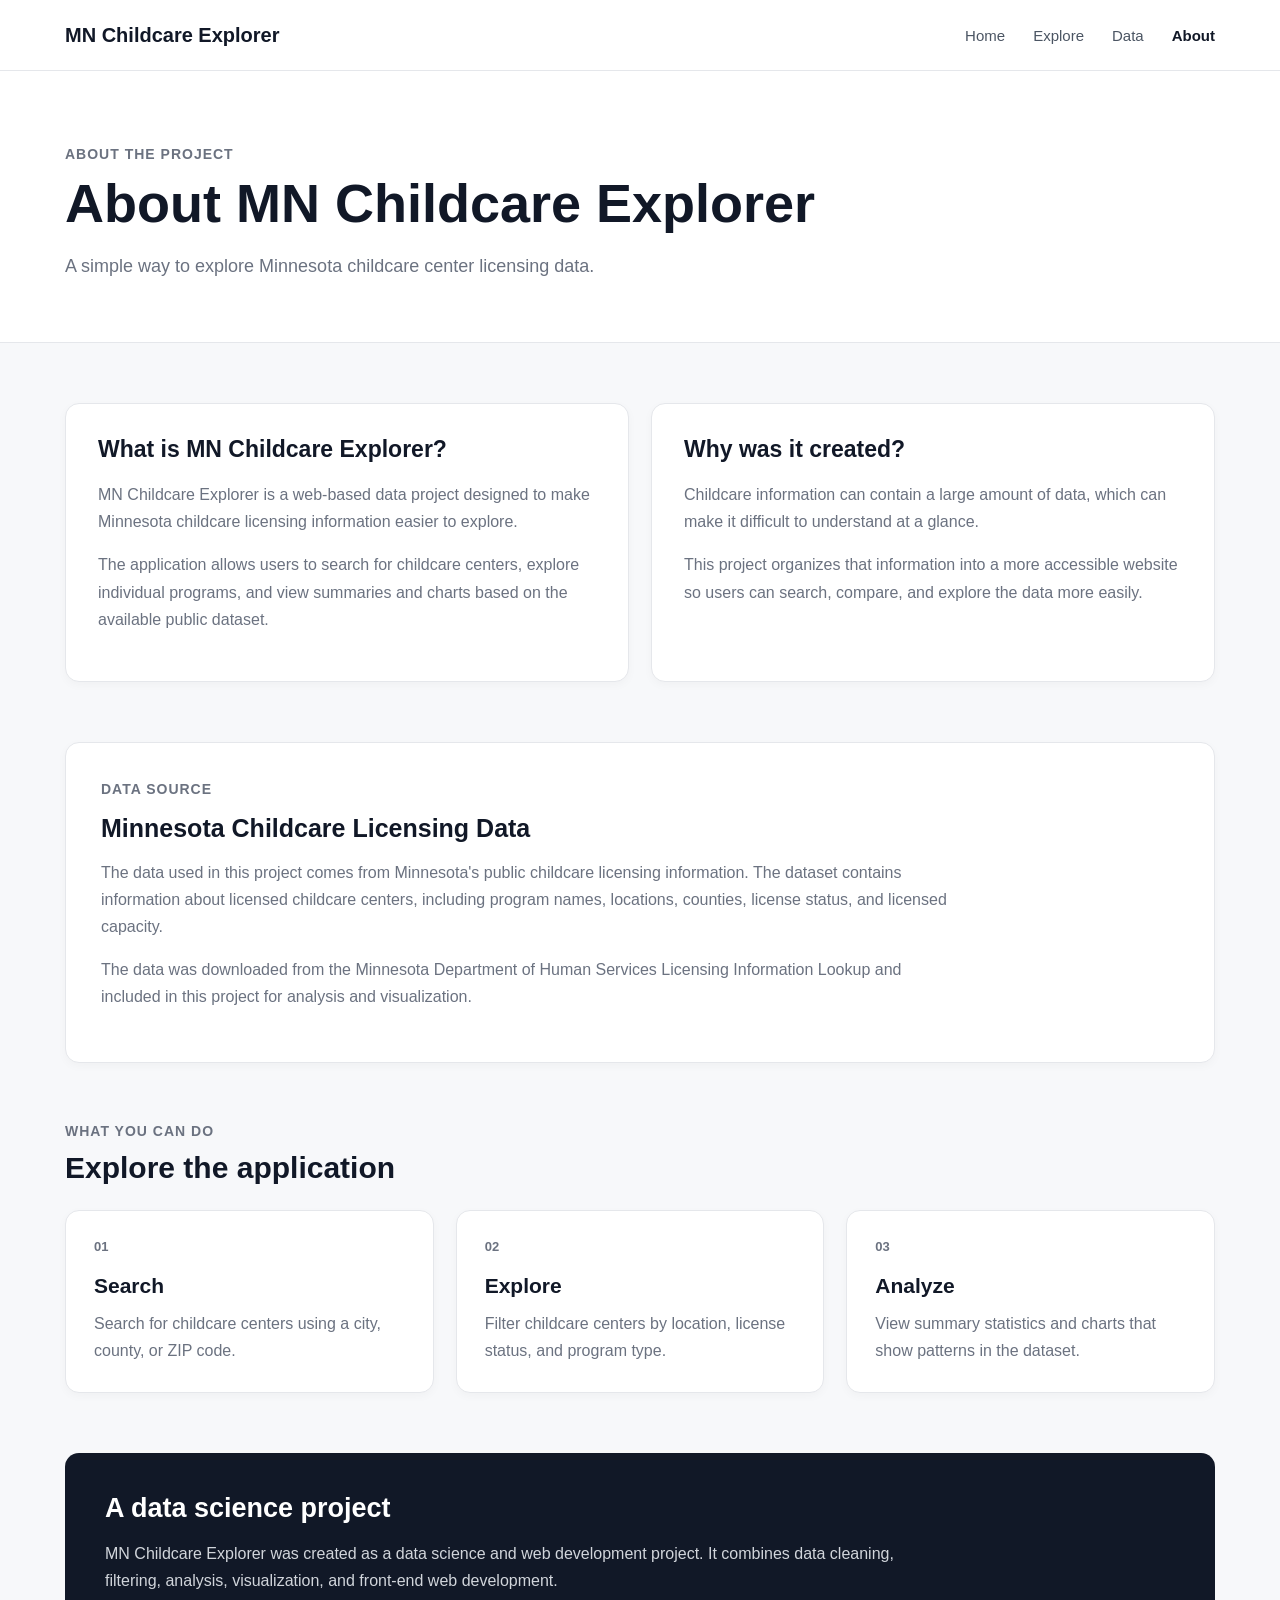
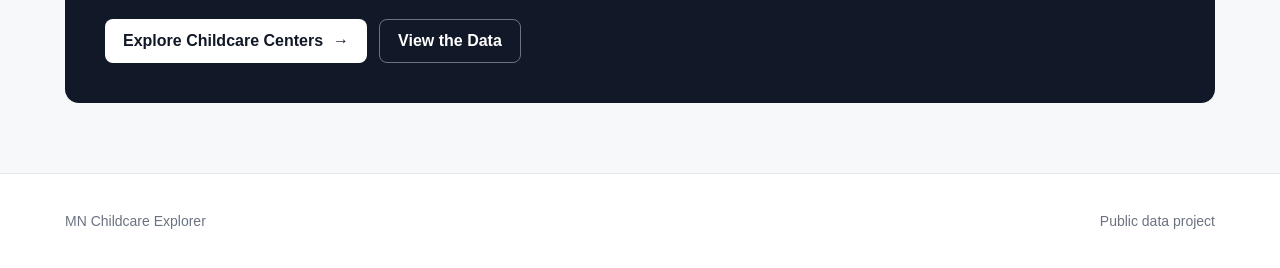
<file: about.html>
<!DOCTYPE html>
<html lang="en">

<head>

    <meta charset="UTF-8">

    <meta name="viewport"
          content="width=device-width, initial-scale=1.0">

    <title>About | MN Childcare Explorer</title>

    <link rel="stylesheet" href="about.css">

</head>


<body>

    <!-- ================================
         NAVIGATION
    ================================= -->

    <nav class="navbar">

        <div class="nav-container">

            <a href="index.html" class="logo">
                MN Childcare Explorer
            </a>

            <div class="nav-links">

                <a href="index.html">
                    Home
                </a>

                <a href="explore.html">
                    Explore
                </a>

                <a href="data.html">
                    Data
                </a>

                <a href="about.html" class="active">
                    About
                </a>

            </div>

        </div>

    </nav>


    <!-- ================================
         ABOUT HEADER
    ================================= -->

    <main>

        <section class="about-header">

            <div class="container">

                <p class="eyebrow">
                    About the Project
                </p>

                <h1>
                    About MN Childcare Explorer
                </h1>

                <p class="header-description">
                    A simple way to explore Minnesota
                    childcare center licensing data.
                </p>

            </div>

        </section>


        <!-- ================================
             PROJECT DESCRIPTION
        ================================= -->

        <section class="about-section">

            <div class="container">

                <div class="about-grid">

                    <div class="about-card">

                        <h2>
                            What is MN Childcare Explorer?
                        </h2>

                        <p>
                            MN Childcare Explorer is a web-based
                            data project designed to make Minnesota
                            childcare licensing information easier
                            to explore.
                        </p>

                        <p>
                            The application allows users to search
                            for childcare centers, explore individual
                            programs, and view summaries and charts
                            based on the available public dataset.
                        </p>

                    </div>


                    <div class="about-card">

                        <h2>
                            Why was it created?
                        </h2>

                        <p>
                            Childcare information can contain a large
                            amount of data, which can make it difficult
                            to understand at a glance.
                        </p>

                        <p>
                            This project organizes that information
                            into a more accessible website so users
                            can search, compare, and explore the data
                            more easily.
                        </p>

                    </div>

                </div>

            </div>

        </section>


        <!-- ================================
             DATA SOURCE
        ================================= -->

        <section class="source-section">

            <div class="container">

                <div class="source-box">

                    <p class="eyebrow">
                        Data Source
                    </p>

                    <h2>
                        Minnesota Childcare Licensing Data
                    </h2>

                    <p>
                        The data used in this project comes from
                        Minnesota's public childcare licensing
                        information. The dataset contains information
                        about licensed childcare centers, including
                        program names, locations, counties, license
                        status, and licensed capacity.
                    </p>

                    <p>
                        The data was downloaded from the Minnesota
                        Department of Human Services Licensing
                        Information Lookup and included in this
                        project for analysis and visualization.
                    </p>

                </div>

            </div>

        </section>


        <!-- ================================
             FEATURES
        ================================= -->

        <section class="features-section">

            <div class="container">

                <div class="section-heading">

                    <p class="eyebrow">
                        What You Can Do
                    </p>

                    <h2>
                        Explore the application
                    </h2>

                </div>


                <div class="features-grid">


                    <div class="feature-card">

                        <div class="feature-number">
                            01
                        </div>

                        <h3>
                            Search
                        </h3>

                        <p>
                            Search for childcare centers using
                            a city, county, or ZIP code.
                        </p>

                    </div>


                    <div class="feature-card">

                        <div class="feature-number">
                            02
                        </div>

                        <h3>
                            Explore
                        </h3>

                        <p>
                            Filter childcare centers by location,
                            license status, and program type.
                        </p>

                    </div>


                    <div class="feature-card">

                        <div class="feature-number">
                            03
                        </div>

                        <h3>
                            Analyze
                        </h3>

                        <p>
                            View summary statistics and charts
                            that show patterns in the dataset.
                        </p>

                    </div>

                </div>

            </div>

        </section>


        <!-- ================================
             PROJECT PURPOSE
        ================================= -->

        <section class="purpose-section">

            <div class="container">

                <div class="purpose-box">

                    <h2>
                        A data science project
                    </h2>

                    <p>
                        MN Childcare Explorer was created as a
                        data science and web development project.
                        It combines data cleaning, filtering,
                        analysis, visualization, and front-end
                        web development.
                    </p>

                    <div class="button-group">

                        <a href="explore.html"
                           class="primary-button">

                            Explore Childcare Centers

                            <span>→</span>

                        </a>

                        <a href="data.html"
                           class="secondary-button">

                            View the Data

                        </a>

                    </div>

                </div>

            </div>

        </section>

    </main>


    <!-- ================================
         FOOTER
    ================================= -->

    <footer class="footer">

        <div class="container">

            <p>
                MN Childcare Explorer
            </p>

            <p>
                Public data project
            </p>

        </div>

    </footer>

</body>

</html>
</file>
<file: about.css>
/* =================================
   MN CHILDCARE EXPLORER
   ABOUT PAGE
================================= */

* {
    box-sizing: border-box;
}

body {
    margin: 0;

    font-family:
        Arial,
        Helvetica,
        sans-serif;

    background: #f7f8fa;

    color: #1f2937;
}

.container {
    width: min(1150px, 92%);

    margin: 0 auto;
}


/* =================================
   NAVBAR
================================= */

.navbar {
    background: white;

    border-bottom:
        1px solid #e5e7eb;

    position: sticky;

    top: 0;

    z-index: 100;
}

.nav-container {
    width: min(1150px, 92%);

    margin: auto;

    min-height: 70px;

    display: flex;

    align-items: center;

    justify-content: space-between;
}

.logo {
    color: #111827;

    text-decoration: none;

    font-size: 20px;

    font-weight: 700;
}

.nav-links {
    display: flex;

    gap: 28px;
}

.nav-links a {
    color: #4b5563;

    text-decoration: none;

    font-size: 15px;
}

.nav-links a:hover {
    color: #111827;
}

.nav-links a.active {
    color: #111827;

    font-weight: 700;
}


/* =================================
   HEADER
================================= */

.about-header {
    background: white;

    padding: 75px 0 60px;

    border-bottom:
        1px solid #e5e7eb;
}

.eyebrow {
    margin: 0 0 12px;

    font-size: 14px;

    font-weight: 700;

    text-transform: uppercase;

    letter-spacing: 1px;

    color: #6b7280;
}

.about-header h1 {
    margin: 0 0 18px;

    font-size:
        clamp(36px, 5vw, 54px);

    line-height: 1.1;

    color: #111827;
}

.header-description {
    max-width: 650px;

    margin: 0;

    font-size: 18px;

    line-height: 1.7;

    color: #6b7280;
}


/* =================================
   ABOUT SECTION
================================= */

.about-section {
    padding: 60px 0 30px;
}

.about-grid {
    display: grid;

    grid-template-columns:
        repeat(2, 1fr);

    gap: 22px;
}

.about-card {
    background: white;

    border:
        1px solid #e5e7eb;

    border-radius: 14px;

    padding: 32px;

    box-shadow:
        0 3px 10px
        rgba(0, 0, 0, 0.03);
}

.about-card h2 {
    margin-top: 0;

    margin-bottom: 18px;

    font-size: 23px;

    color: #111827;
}

.about-card p {
    color: #6b7280;

    line-height: 1.7;
}


/* =================================
   DATA SOURCE
================================= */

.source-section {
    padding: 30px 0 60px;
}

.source-box {
    background: white;

    border:
        1px solid #e5e7eb;

    border-radius: 14px;

    padding: 35px;

    box-shadow:
        0 3px 10px
        rgba(0, 0, 0, 0.03);
}

.source-box h2 {
    margin-top: 0;

    margin-bottom: 15px;

    font-size: 25px;

    color: #111827;
}

.source-box p {
    max-width: 850px;

    color: #6b7280;

    line-height: 1.7;
}


/* =================================
   FEATURES
================================= */

.features-section {
    padding: 0 0 60px;
}

.section-heading {
    margin-bottom: 25px;
}

.section-heading h2 {
    margin: 0;

    font-size: 30px;

    color: #111827;
}

.features-grid {
    display: grid;

    grid-template-columns:
        repeat(3, 1fr);

    gap: 22px;
}

.feature-card {
    background: white;

    border:
        1px solid #e5e7eb;

    border-radius: 14px;

    padding: 28px;

    box-shadow:
        0 3px 10px
        rgba(0, 0, 0, 0.03);
}

.feature-number {
    margin-bottom: 20px;

    font-size: 13px;

    font-weight: 700;

    color: #6b7280;
}

.feature-card h3 {
    margin: 0 0 12px;

    font-size: 21px;

    color: #111827;
}

.feature-card p {
    margin: 0;

    color: #6b7280;

    line-height: 1.7;
}


/* =================================
   PURPOSE
================================= */

.purpose-section {
    padding: 0 0 70px;
}

.purpose-box {
    background: #111827;

    border-radius: 14px;

    padding: 40px;
}

.purpose-box h2 {
    margin-top: 0;

    margin-bottom: 15px;

    color: white;

    font-size: 27px;
}

.purpose-box p {
    max-width: 800px;

    color: #d1d5db;

    line-height: 1.7;
}

.button-group {
    display: flex;

    gap: 12px;

    flex-wrap: wrap;

    margin-top: 25px;
}

.primary-button,
.secondary-button {
    display: inline-flex;

    align-items: center;

    gap: 10px;

    padding: 12px 18px;

    border-radius: 8px;

    text-decoration: none;

    font-weight: 600;
}

.primary-button {
    background: white;

    color: #111827;
}

.primary-button:hover {
    opacity: 0.9;
}

.secondary-button {
    border:
        1px solid #6b7280;

    color: white;
}

.secondary-button:hover {
    background: #1f2937;
}


/* =================================
   FOOTER
================================= */

.footer {
    background: white;

    border-top:
        1px solid #e5e7eb;

    padding: 25px 0;
}

.footer .container {
    display: flex;

    justify-content: space-between;

    color: #6b7280;

    font-size: 14px;
}


/* =================================
   RESPONSIVE
================================= */

@media (max-width: 850px) {

    .about-grid {
        grid-template-columns: 1fr;
    }

    .features-grid {
        grid-template-columns: 1fr;
    }

}


@media (max-width: 600px) {

    .nav-container {
        flex-direction: column;

        gap: 15px;

        padding: 18px 0;
    }

    .nav-links {
        gap: 18px;
    }

    .about-header {
        padding: 50px 0 40px;
    }

    .about-card,
    .source-box,
    .feature-card,
    .purpose-box {
        padding: 25px;
    }

    .footer .container {
        flex-direction: column;

        gap: 5px;
    }

}
</file>
